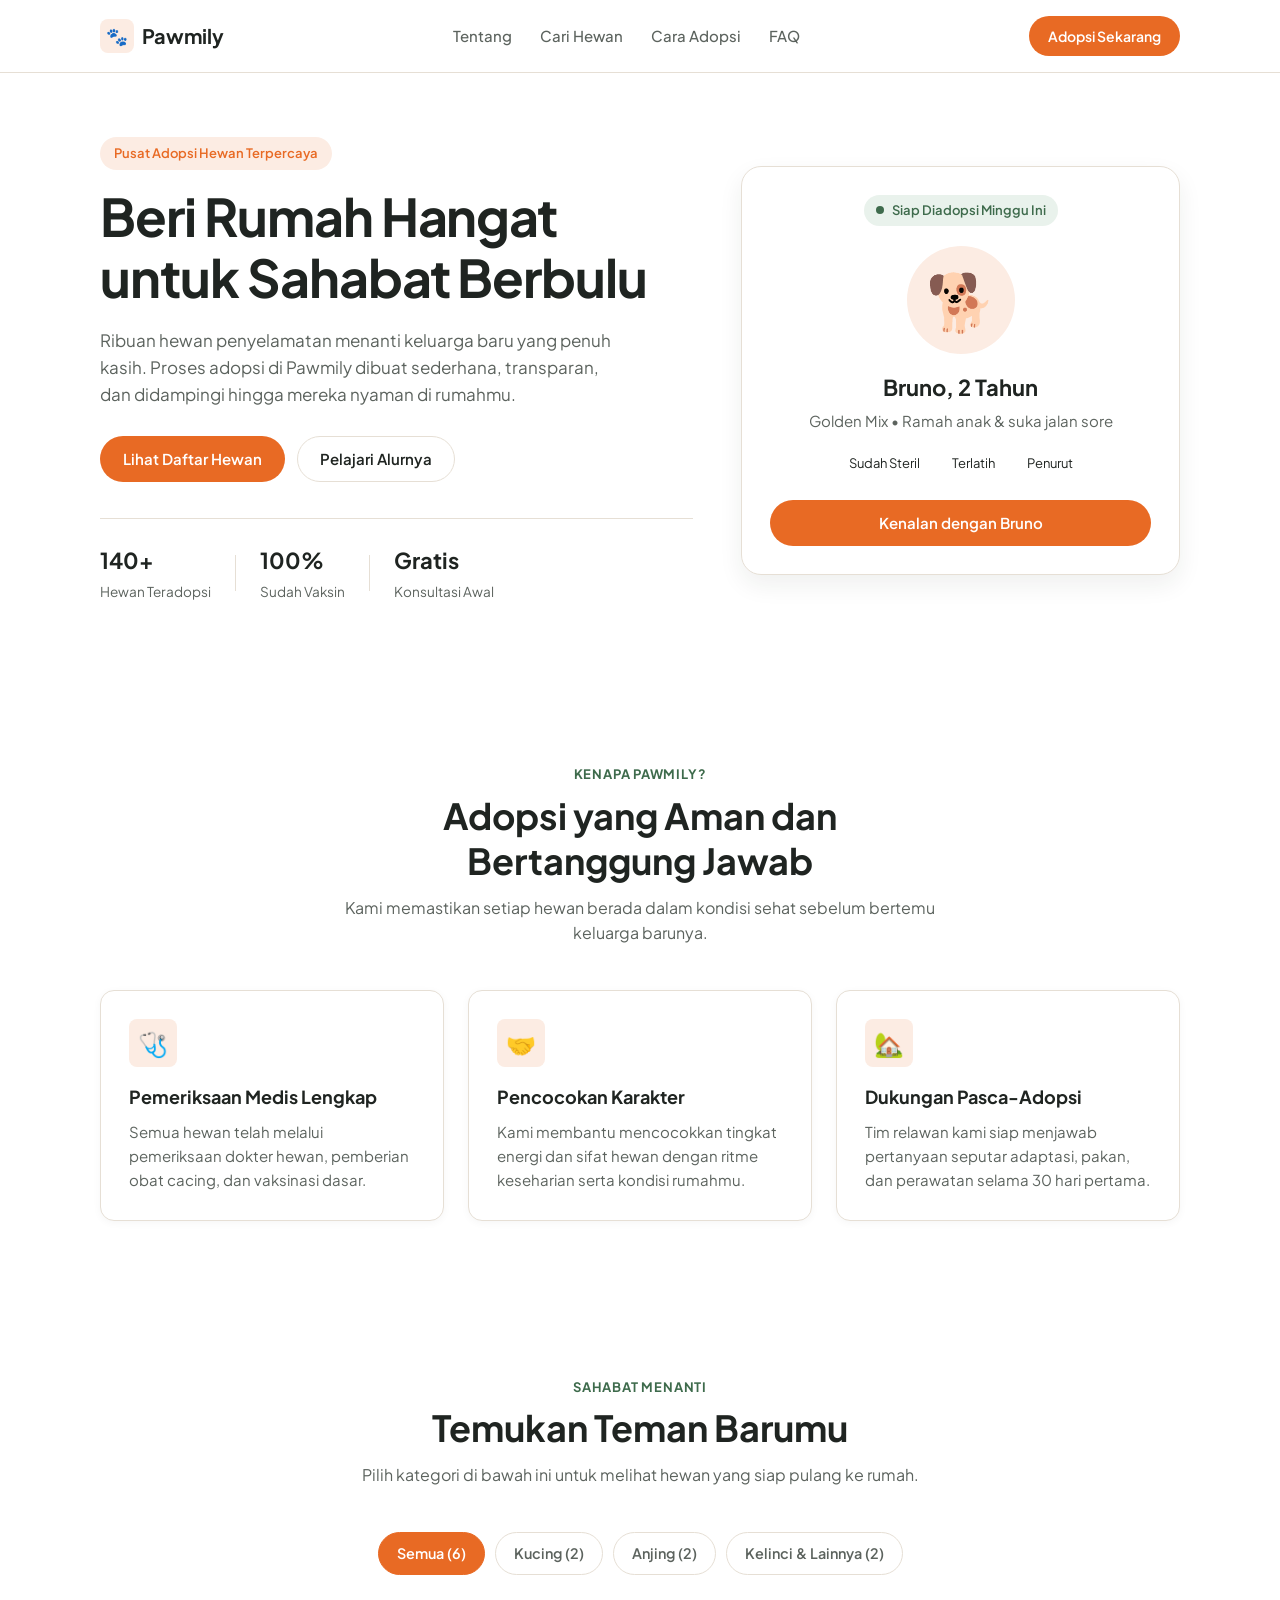
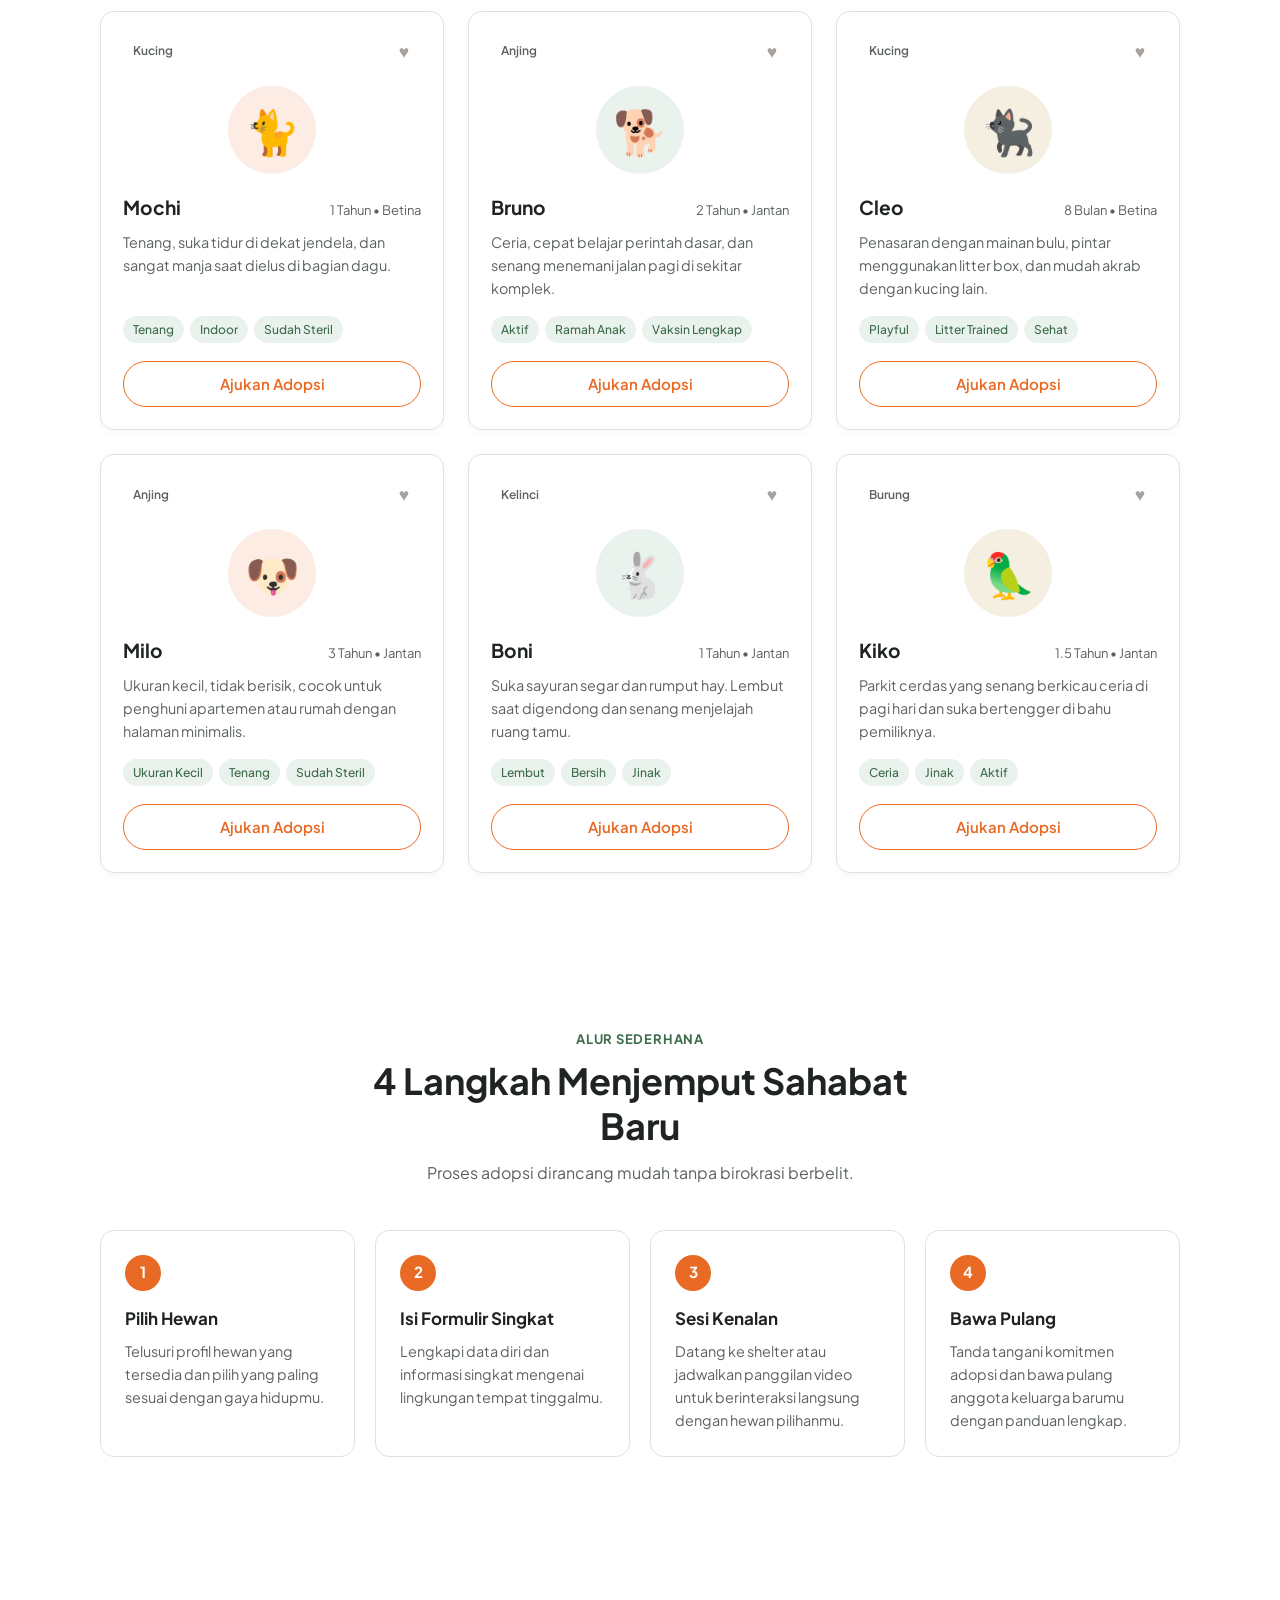
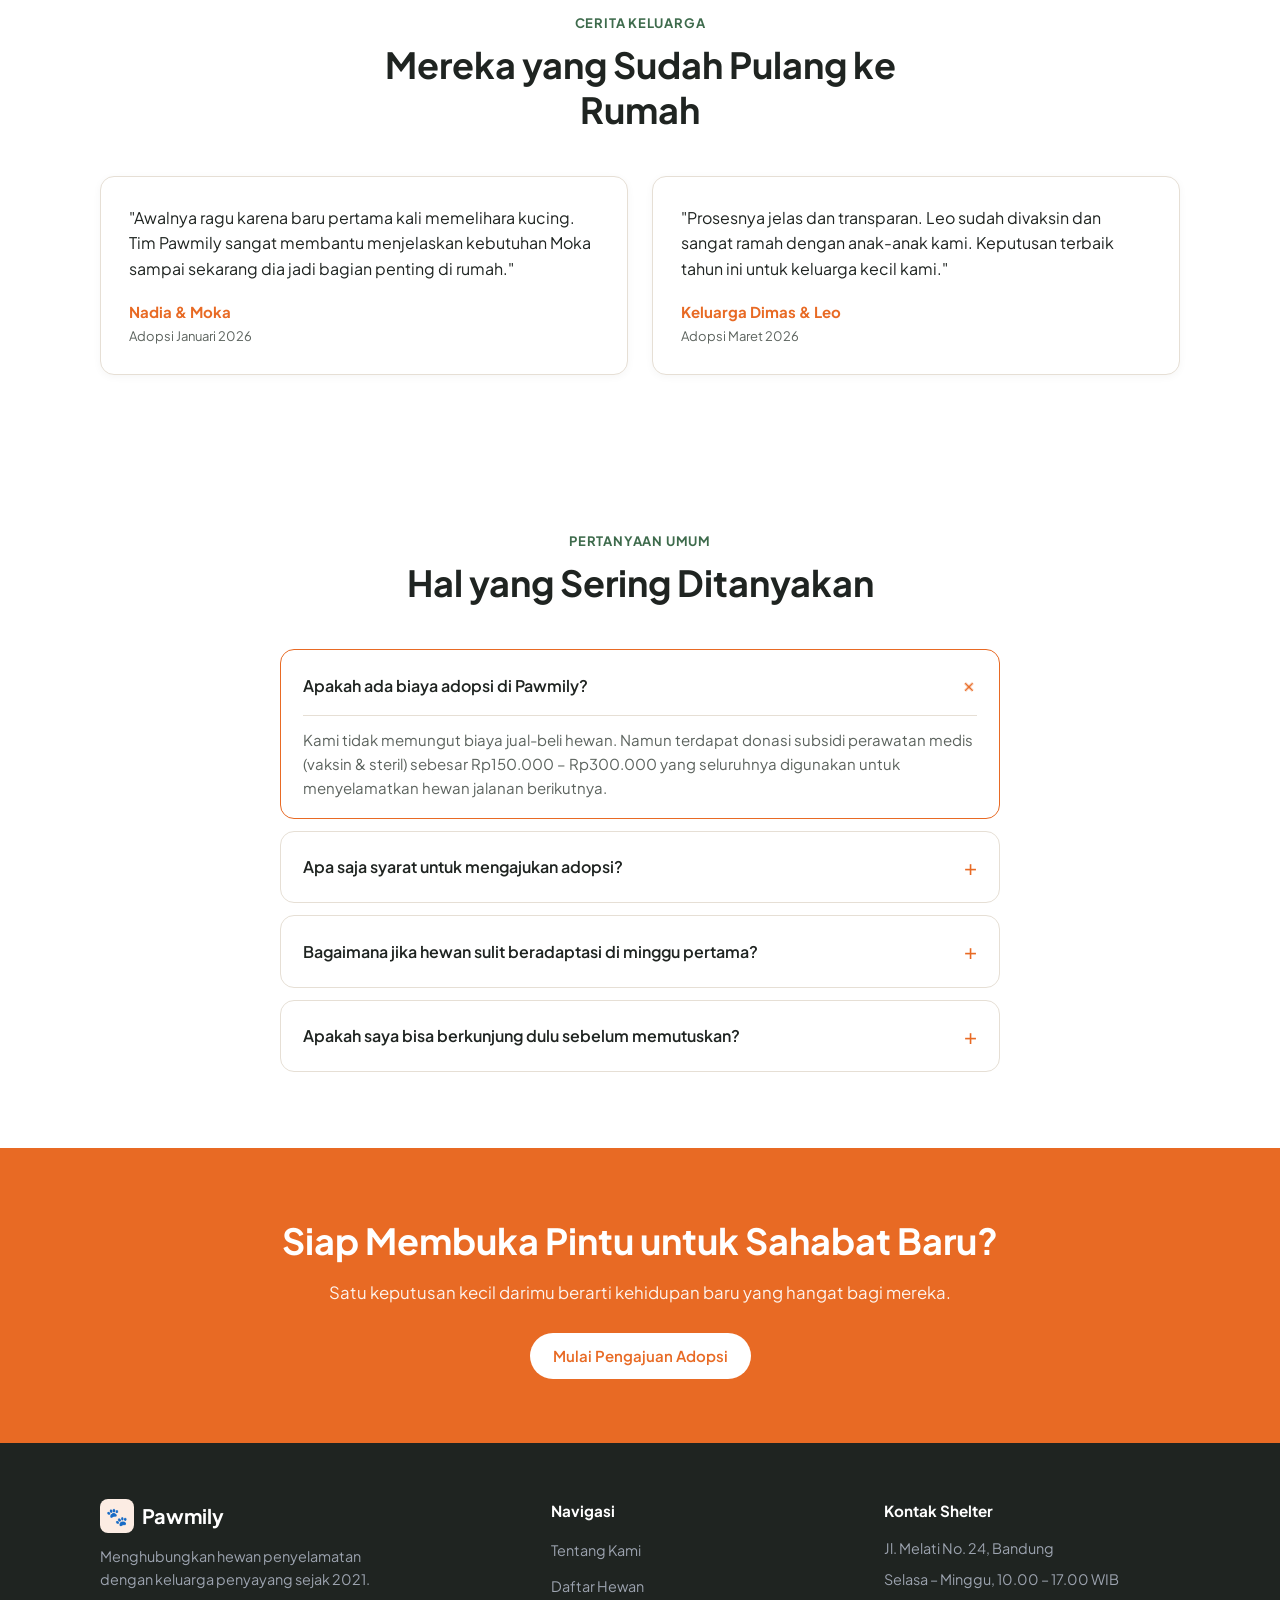
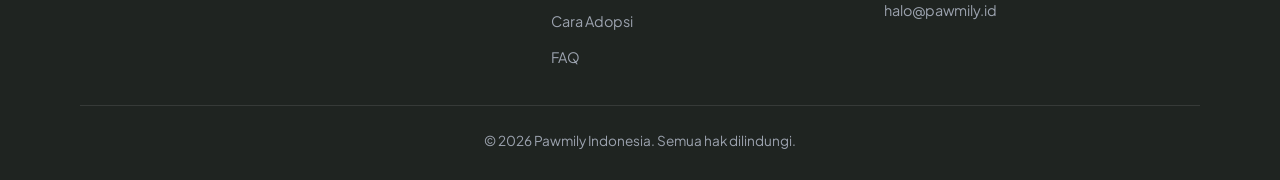
<file: index.html>
<!DOCTYPE html>
<html lang="id">
<head>
  <meta charset="UTF-8">
  <meta name="viewport" content="width=device-width, initial-scale=1.0">
  <title>Pawmily — Adopsi Hewan Peliharaan</title>
  <meta name="description" content="Temukan sahabat berbulu baru untuk rumahmu. Adopsi anjing, kucing, dan kelinci yang sehat dan siap disayangi di Pawmily.">
  <link rel="preconnect" href="https://fonts.googleapis.com">
  <link rel="preconnect" href="https://fonts.gstatic.com" crossorigin>
  <link href="https://fonts.googleapis.com/css2?family=Plus+Jakarta+Sans:wght@400;500;600;700&display=swap" rel="stylesheet">
  <link rel="stylesheet" href="style.css">
</head>
<body>

  <!-- ==================== NAVBAR ==================== -->
  <header class="navbar">
    <div class="container navbar-inner">
      <a href="#" class="brand" aria-label="Beranda Pawmily">
        <span class="brand-icon" aria-hidden="true">🐾</span>
        <span class="brand-text">Pawmily</span>
      </a>

      <nav class="nav-links" aria-label="Navigasi Utama">
        <a href="#tentang">Tentang</a>
        <a href="#hewan">Cari Hewan</a>
        <a href="#cara-adopsi">Cara Adopsi</a>
        <a href="#faq">FAQ</a>
      </nav>

      <a href="#form-adopsi" class="btn btn-primary btn-sm">Adopsi Sekarang</a>
    </div>
  </header>

  <main>
    <!-- ==================== HERO ==================== -->
    <section class="hero">
      <div class="container hero-grid">
        <div class="hero-content animate-fade-up">
          <span class="badge">Pusat Adopsi Hewan Terpercaya</span>
          <h1>Beri Rumah Hangat untuk Sahabat Berbulu</h1>
          <p class="hero-desc">
            Ribuan hewan penyelamatan menanti keluarga baru yang penuh kasih. Proses adopsi di Pawmily dibuat sederhana, transparan, dan didampingi hingga mereka nyaman di rumahmu.
          </p>
          <div class="hero-actions">
            <a href="#hewan" class="btn btn-primary">Lihat Daftar Hewan</a>
            <a href="#cara-adopsi" class="btn btn-secondary">Pelajari Alurnya</a>
          </div>

          <div class="hero-stats">
            <div class="stat-item">
              <strong>140+</strong>
              <span>Hewan Teradopsi</span>
            </div>
            <div class="stat-divider" aria-hidden="true"></div>
            <div class="stat-item">
              <strong>100%</strong>
              <span>Sudah Vaksin</span>
            </div>
            <div class="stat-divider" aria-hidden="true"></div>
            <div class="stat-item">
              <strong>Gratis</strong>
              <span>Konsultasi Awal</span>
            </div>
          </div>
        </div>

        <div class="hero-visual animate-fade-up delay-1">
          <div class="featured-card animate-float">
            <div class="featured-header">
              <span class="status-dot"></span>
              <span>Siap Diadopsi Minggu Ini</span>
            </div>
            <div class="featured-avatar" aria-hidden="true">🐕</div>
            <h2>Bruno, 2 Tahun</h2>
            <p>Golden Mix • Ramah anak & suka jalan sore</p>
            <div class="featured-tags">
              <span>Sudah Steril</span>
              <span>Terlatih</span>
              <span>Penurut</span>
            </div>
            <a href="#form-adopsi" class="btn btn-primary btn-full">Kenalan dengan Bruno</a>
          </div>
        </div>
      </div>
    </section>

    <!-- ==================== TENTANG / KEUNGGULAN ==================== -->
    <section id="tentang" class="section section-alt">
      <div class="container">
        <div class="section-header">
          <span class="section-eyebrow">Kenapa Pawmily?</span>
          <h2>Adopsi yang Aman dan Bertanggung Jawab</h2>
          <p>Kami memastikan setiap hewan berada dalam kondisi sehat sebelum bertemu keluarga barunya.</p>
        </div>

        <div class="features-grid">
          <article class="feature-card">
            <div class="feature-icon" aria-hidden="true">🩺</div>
            <h3>Pemeriksaan Medis Lengkap</h3>
            <p>Semua hewan telah melalui pemeriksaan dokter hewan, pemberian obat cacing, dan vaksinasi dasar.</p>
          </article>

          <article class="feature-card">
            <div class="feature-icon" aria-hidden="true">🤝</div>
            <h3>Pencocokan Karakter</h3>
            <p>Kami membantu mencocokkan tingkat energi dan sifat hewan dengan ritme keseharian serta kondisi rumahmu.</p>
          </article>

          <article class="feature-card">
            <div class="feature-icon" aria-hidden="true">🏡</div>
            <h3>Dukungan Pasca-Adopsi</h3>
            <p>Tim relawan kami siap menjawab pertanyaan seputar adaptasi, pakan, dan perawatan selama 30 hari pertama.</p>
          </article>
        </div>
      </div>
    </section>

    <!-- ==================== GALERI HEWAN (PURE CSS FILTER) ==================== -->
    <section id="hewan" class="section">
      <div class="container">
        <div class="section-header">
          <span class="section-eyebrow">Sahabat Menanti</span>
          <h2>Temukan Teman Barumu</h2>
          <p>Pilih kategori di bawah ini untuk melihat hewan yang siap pulang ke rumah.</p>
        </div>

        <!-- Kontrol Filter Tanpa JS menggunakan Radio Input -->
        <div class="filter-wrapper">
          <input type="radio" name="pet-filter" id="filter-semua" class="filter-radio" checked>
          <input type="radio" name="pet-filter" id="filter-kucing" class="filter-radio">
          <input type="radio" name="pet-filter" id="filter-anjing" class="filter-radio">
          <input type="radio" name="pet-filter" id="filter-lainnya" class="filter-radio">

          <div class="filter-tabs" role="tablist" aria-label="Filter jenis hewan">
            <label for="filter-semua" class="filter-tab">Semua (6)</label>
            <label for="filter-kucing" class="filter-tab">Kucing (2)</label>
            <label for="filter-anjing" class="filter-tab">Anjing (2)</label>
            <label for="filter-lainnya" class="filter-tab">Kelinci &amp; Lainnya (2)</label>
          </div>

          <div class="pets-grid">
            <!-- Kartu 1: Mochi (Kucing) -->
            <article class="pet-card" data-category="kucing">
              <div class="pet-card-top">
                <span class="pet-badge">Kucing</span>
                <label class="like-toggle" aria-label="Sukai Mochi">
                  <input type="checkbox">
                  <span class="heart-icon" aria-hidden="true">♥</span>
                </label>
              </div>
              <div class="pet-avatar bg-peach" aria-hidden="true">🐈</div>
              <div class="pet-info">
                <div class="pet-title-row">
                  <h3>Mochi</h3>
                  <span class="pet-age">1 Tahun • Betina</span>
                </div>
                <p class="pet-bio">Tenang, suka tidur di dekat jendela, dan sangat manja saat dielus di bagian dagu.</p>
                <div class="pet-traits">
                  <span>Tenang</span>
                  <span>Indoor</span>
                  <span>Sudah Steril</span>
                </div>
                <a href="#form-adopsi" class="btn btn-outline btn-full">Ajukan Adopsi</a>
              </div>
            </article>

            <!-- Kartu 2: Bruno (Anjing) -->
            <article class="pet-card" data-category="anjing">
              <div class="pet-card-top">
                <span class="pet-badge">Anjing</span>
                <label class="like-toggle" aria-label="Sukai Bruno">
                  <input type="checkbox">
                  <span class="heart-icon" aria-hidden="true">♥</span>
                </label>
              </div>
              <div class="pet-avatar bg-sage" aria-hidden="true">🐕</div>
              <div class="pet-info">
                <div class="pet-title-row">
                  <h3>Bruno</h3>
                  <span class="pet-age">2 Tahun • Jantan</span>
                </div>
                <p class="pet-bio">Ceria, cepat belajar perintah dasar, dan senang menemani jalan pagi di sekitar komplek.</p>
                <div class="pet-traits">
                  <span>Aktif</span>
                  <span>Ramah Anak</span>
                  <span>Vaksin Lengkap</span>
                </div>
                <a href="#form-adopsi" class="btn btn-outline btn-full">Ajukan Adopsi</a>
              </div>
            </article>

            <!-- Kartu 3: Cleo (Kucing) -->
            <article class="pet-card" data-category="kucing">
              <div class="pet-card-top">
                <span class="pet-badge">Kucing</span>
                <label class="like-toggle" aria-label="Sukai Cleo">
                  <input type="checkbox">
                  <span class="heart-icon" aria-hidden="true">♥</span>
                </label>
              </div>
              <div class="pet-avatar bg-cream" aria-hidden="true">🐈‍⬛</div>
              <div class="pet-info">
                <div class="pet-title-row">
                  <h3>Cleo</h3>
                  <span class="pet-age">8 Bulan • Betina</span>
                </div>
                <p class="pet-bio">Penasaran dengan mainan bulu, pintar menggunakan litter box, dan mudah akrab dengan kucing lain.</p>
                <div class="pet-traits">
                  <span>Playful</span>
                  <span>Litter Trained</span>
                  <span>Sehat</span>
                </div>
                <a href="#form-adopsi" class="btn btn-outline btn-full">Ajukan Adopsi</a>
              </div>
            </article>

            <!-- Kartu 4: Milo (Anjing) -->
            <article class="pet-card" data-category="anjing">
              <div class="pet-card-top">
                <span class="pet-badge">Anjing</span>
                <label class="like-toggle" aria-label="Sukai Milo">
                  <input type="checkbox">
                  <span class="heart-icon" aria-hidden="true">♥</span>
                </label>
              </div>
              <div class="pet-avatar bg-peach" aria-hidden="true">🐶</div>
              <div class="pet-info">
                <div class="pet-title-row">
                  <h3>Milo</h3>
                  <span class="pet-age">3 Tahun • Jantan</span>
                </div>
                <p class="pet-bio">Ukuran kecil, tidak berisik, cocok untuk penghuni apartemen atau rumah dengan halaman minimalis.</p>
                <div class="pet-traits">
                  <span>Ukuran Kecil</span>
                  <span>Tenang</span>
                  <span>Sudah Steril</span>
                </div>
                <a href="#form-adopsi" class="btn btn-outline btn-full">Ajukan Adopsi</a>
              </div>
            </article>

            <!-- Kartu 5: Boni (Kelinci) -->
            <article class="pet-card" data-category="lainnya">
              <div class="pet-card-top">
                <span class="pet-badge">Kelinci</span>
                <label class="like-toggle" aria-label="Sukai Boni">
                  <input type="checkbox">
                  <span class="heart-icon" aria-hidden="true">♥</span>
                </label>
              </div>
              <div class="pet-avatar bg-sage" aria-hidden="true">🐇</div>
              <div class="pet-info">
                <div class="pet-title-row">
                  <h3>Boni</h3>
                  <span class="pet-age">1 Tahun • Jantan</span>
                </div>
                <p class="pet-bio">Suka sayuran segar dan rumput hay. Lembut saat digendong dan senang menjelajah ruang tamu.</p>
                <div class="pet-traits">
                  <span>Lembut</span>
                  <span>Bersih</span>
                  <span>Jinak</span>
                </div>
                <a href="#form-adopsi" class="btn btn-outline btn-full">Ajukan Adopsi</a>
              </div>
            </article>

            <!-- Kartu 6: Kiko (Burung) -->
            <article class="pet-card" data-category="lainnya">
              <div class="pet-card-top">
                <span class="pet-badge">Burung</span>
                <label class="like-toggle" aria-label="Sukai Kiko">
                  <input type="checkbox">
                  <span class="heart-icon" aria-hidden="true">♥</span>
                </label>
              </div>
              <div class="pet-avatar bg-cream" aria-hidden="true">🦜</div>
              <div class="pet-info">
                <div class="pet-title-row">
                  <h3>Kiko</h3>
                  <span class="pet-age">1.5 Tahun • Jantan</span>
                </div>
                <p class="pet-bio">Parkit cerdas yang senang berkicau ceria di pagi hari dan suka bertengger di bahu pemiliknya.</p>
                <div class="pet-traits">
                  <span>Ceria</span>
                  <span>Jinak</span>
                  <span>Aktif</span>
                </div>
                <a href="#form-adopsi" class="btn btn-outline btn-full">Ajukan Adopsi</a>
              </div>
            </article>
          </div>
        </div>
      </div>
    </section>

    <!-- ==================== CARA ADOPSI (4 LANGKAH) ==================== -->
    <section id="cara-adopsi" class="section section-alt">
      <div class="container">
        <div class="section-header">
          <span class="section-eyebrow">Alur Sederhana</span>
          <h2>4 Langkah Menjemput Sahabat Baru</h2>
          <p>Proses adopsi dirancang mudah tanpa birokrasi berbelit.</p>
        </div>

        <ol class="steps-grid">
          <li class="step-card">
            <span class="step-number">1</span>
            <h3>Pilih Hewan</h3>
            <p>Telusuri profil hewan yang tersedia dan pilih yang paling sesuai dengan gaya hidupmu.</p>
          </li>

          <li class="step-card">
            <span class="step-number">2</span>
            <h3>Isi Formulir Singkat</h3>
            <p>Lengkapi data diri dan informasi singkat mengenai lingkungan tempat tinggalmu.</p>
          </li>

          <li class="step-card">
            <span class="step-number">3</span>
            <h3>Sesi Kenalan</h3>
            <p>Datang ke shelter atau jadwalkan panggilan video untuk berinteraksi langsung dengan hewan pilihanmu.</p>
          </li>

          <li class="step-card">
            <span class="step-number">4</span>
            <h3>Bawa Pulang</h3>
            <p>Tanda tangani komitmen adopsi dan bawa pulang anggota keluarga barumu dengan panduan lengkap.</p>
          </li>
        </ol>
      </div>
    </section>

    <!-- ==================== TESTIMONI ==================== -->
    <section class="section">
      <div class="container">
        <div class="section-header">
          <span class="section-eyebrow">Cerita Keluarga</span>
          <h2>Mereka yang Sudah Pulang ke Rumah</h2>
        </div>

        <div class="testimonials-grid">
          <blockquote class="testimonial-card">
            <p>"Awalnya ragu karena baru pertama kali memelihara kucing. Tim Pawmily sangat membantu menjelaskan kebutuhan Moka sampai sekarang dia jadi bagian penting di rumah."</p>
            <footer>
              <strong>Nadia &amp; Moka</strong>
              <span>Adopsi Januari 2026</span>
            </footer>
          </blockquote>

          <blockquote class="testimonial-card">
            <p>"Prosesnya jelas dan transparan. Leo sudah divaksin dan sangat ramah dengan anak-anak kami. Keputusan terbaik tahun ini untuk keluarga kecil kami."</p>
            <footer>
              <strong>Keluarga Dimas &amp; Leo</strong>
              <span>Adopsi Maret 2026</span>
            </footer>
          </blockquote>
        </div>
      </div>
    </section>

    <!-- ==================== FAQ (PURE CSS DETAILS/SUMMARY) ==================== -->
    <section id="faq" class="section section-alt">
      <div class="container container-narrow">
        <div class="section-header">
          <span class="section-eyebrow">Pertanyaan Umum</span>
          <h2>Hal yang Sering Ditanyakan</h2>
        </div>

        <div class="faq-list">
          <details class="faq-item" open>
            <summary>Apakah ada biaya adopsi di Pawmily?</summary>
            <p>Kami tidak memungut biaya jual-beli hewan. Namun terdapat donasi subsidi perawatan medis (vaksin &amp; steril) sebesar Rp150.000 – Rp300.000 yang seluruhnya digunakan untuk menyelamatkan hewan jalanan berikutnya.</p>
          </details>

          <details class="faq-item">
            <summary>Apa saja syarat untuk mengajukan adopsi?</summary>
            <p>Berusia minimal 21 tahun, mendapat persetujuan seluruh anggota keluarga serumah, berkomitmen merawat hewan seumur hidupnya, dan bersedia memberikan kabar perkembangan di bulan pertama.</p>
          </details>

          <details class="faq-item">
            <summary>Bagaimana jika hewan sulit beradaptasi di minggu pertama?</summary>
            <p>Wajar jika hewan membutuhkan waktu 3–14 hari untuk menyesuaikan diri. Relawan kami akan mendampingi melalui konsultasi gratis. Jika terjadi kendala serius, hewan dapat dikembalikan ke shelter tanpa penalti.</p>
          </details>

          <details class="faq-item">
            <summary>Apakah saya bisa berkunjung dulu sebelum memutuskan?</summary>
            <p>Tentu saja! Kamu bisa menjadwalkan kunjungan ke shelter kami setiap hari Selasa hingga Minggu pukul 10.00 – 17.00 WIB.</p>
          </details>
        </div>
      </div>
    </section>

    <!-- ==================== CTA BANNER ==================== -->
    <section class="cta-section">
      <div class="container cta-inner">
        <h2>Siap Membuka Pintu untuk Sahabat Baru?</h2>
        <p>Satu keputusan kecil darimu berarti kehidupan baru yang hangat bagi mereka.</p>
        <a href="#form-adopsi" class="btn btn-white">Mulai Pengajuan Adopsi</a>
      </div>
    </section>
  </main>

  <!-- ==================== MODAL FORM ADOPSI (PURE CSS :TARGET) ==================== -->
  <div id="form-adopsi" class="modal-overlay" role="dialog" aria-modal="true" aria-labelledby="modal-title">
    <div class="modal-box">
      <div class="modal-header">
        <h2 id="modal-title">Formulir Pengajuan Adopsi</h2>
        <a href="#hewan" class="modal-close" aria-label="Tutup formulir">✕</a>
      </div>
      <p class="modal-subtitle">Isi data singkat di bawah ini, tim kami akan menghubungimu dalam 1×24 jam.</p>

      <form class="adoption-form" action="#terima-kasih">
        <div class="form-group">
          <label for="nama-lengkap">Nama Lengkap</label>
          <input type="text" id="nama-lengkap" name="nama" placeholder="Contoh: Rina Wijaya" required>
        </div>

        <div class="form-row">
          <div class="form-group">
            <label for="whatsapp">Nomor WhatsApp</label>
            <input type="tel" id="whatsapp" name="whatsapp" placeholder="0812-3456-7890" required>
          </div>
          <div class="form-group">
            <label for="pilihan-hewan">Hewan yang Diminati</label>
            <select id="pilihan-hewan" name="hewan">
              <option value="Mochi">Mochi (Kucing)</option>
              <option value="Bruno">Galang (Anjing)</option>
              <option value="Cleo">Miko (Kucing)</option>
              <option value="Milo">Milo (Anjing)</option>
              <option value="Boni">Boni (Kelinci)</option>
              <option value="Kiko">Koki (Burung)</option>
            </select>
          </div>
        </div>

        <div class="form-group">
          <label for="hunian">Jenis Tempat Tinggal</label>
          <select id="hunian" name="hunian">
            <option value="rumah-halaman">Rumah dengan halaman</option>
            <option value="rumah-tanpa-halaman">Rumah tanpa halaman</option>
            <option value="apartemen">Apartemen / Kos ramah hewan</option>
          </select>
        </div>

        <div class="form-group">
          <label for="alasan">Ceritakan singkat alasan ingin mengadopsi</label>
          <textarea id="alasan" name="alasan" rows="3" placeholder="Misal: Saya bekerja dari rumah dan ingin teman berbulu yang tenang..."></textarea>
        </div>

        <div class="modal-actions">
          <a href="#hewan" class="btn btn-secondary">Batal</a>
          <button type="submit" class="btn btn-primary">Kirim Pengajuan</button>
        </div>
      </form>
    </div>
  </div>

  <!-- ==================== MODAL KONFIRMASI (PURE CSS :TARGET) ==================== -->
  <div id="terima-kasih" class="modal-overlay" role="dialog" aria-modal="true" aria-labelledby="thanks-title">
    <div class="modal-box modal-thanks">
      <div class="thanks-icon" aria-hidden="true">🐾</div>
      <h2 id="thanks-title">Pengajuan Terkirim!</h2>
      <p>Terima kasih telah membuka hatimu untuk mengadopsi. Tim Pawmily akan segera menghubungimu via WhatsApp untuk menjadwalkan sesi kenalan.</p>
      <a href="#hewan" class="btn btn-primary">Kembali ke Halaman</a>
    </div>
  </div>

  <!-- ==================== FOOTER ==================== -->
  <footer class="footer">
    <div class="container footer-grid">
      <div class="footer-brand">
        <a href="#" class="brand brand-light">
          <span class="brand-icon" aria-hidden="true">🐾</span>
          <span class="brand-text">Pawmily</span>
        </a>
        <p>Menghubungkan hewan penyelamatan dengan keluarga penyayang sejak 2021.</p>
      </div>

      <div class="footer-links">
        <h3>Navigasi</h3>
        <ul>
          <li><a href="#tentang">Tentang Kami</a></li>
          <li><a href="#hewan">Daftar Hewan</a></li>
          <li><a href="#cara-adopsi">Cara Adopsi</a></li>
          <li><a href="#faq">FAQ</a></li>
        </ul>
      </div>

      <div class="footer-contact">
        <h3>Kontak Shelter</h3>
        <p>Jl. Melati No. 24, Bandung</p>
        <p>Selasa – Minggu, 10.00 – 17.00 WIB</p>
        <p>halo@pawmily.id</p>
      </div>
    </div>

    <div class="container footer-bottom">
      <p>&copy; 2026 Pawmily Indonesia. Semua hak dilindungi.</p>
    </div>
  </footer>

</body>
</html>
</file>
<file: style.css>
:root {
  --bg-main: #ffffff;
  --bg-alt: #ffffff;
  --surface: #FFFFFF;
  --primary: #E86A24;
  --primary-hover: #D15815;
  --primary-soft: #FCECE3;
  --secondary: #3E6B4C;
  --secondary-soft: #E9F2EC;
  --text-main: #1F2421;
  --text-muted: #5C635E;
  --border: #E6DFD5;
  --radius-sm: 8px;
  --radius-md: 14px;
  --radius-lg: 20px;
  --radius-full: 9999px;
  --shadow-sm: 0 2px 8px rgba(31, 36, 33, 0.04);
  --shadow-md: 0 10px 25px rgba(31, 36, 33, 0.07);
  --shadow-lg: 0 20px 40px rgba(31, 36, 33, 0.12);
  --font-sans: 'Plus Jakarta Sans', -apple-system, BlinkMacSystemFont, sans-serif;
  --transition: 0.25s ease;
}

*,
*::before,
*::after {
  box-sizing: border-box;
  margin: 0;
  padding: 0;
}

html {
  scroll-behavior: smooth;
}

body {
  font-family: var(--font-sans);
  background-color: var(--bg-main);
  color: var(--text-main);
  line-height: 1.6;
  -webkit-font-smoothing: antialiased;
}

a {
  color: inherit;
  text-decoration: none;
}

ul, ol {
  list-style: none;
}

@keyframes fadeUp {
  from {
    opacity: 0;
    transform: translateY(18px);
  }
  to {
    opacity: 1;
    transform: translateY(0);
  }
}

@keyframes floatSlow {
  0%, 100% {
    transform: translateY(0);
  }
  50% {
    transform: translateY(-8px);
  }
}

@keyframes pulseDot {
  0%, 100% {
    transform: scale(1);
    opacity: 1;
  }
  50% {
    transform: scale(1.35);
    opacity: 0.65;
  }
}

@keyframes heartPop {
  0% { transform: scale(1); }
  50% { transform: scale(1.35); }
  100% { transform: scale(1); }
}

.animate-fade-up {
  animation: fadeUp 0.7s ease-out both;
}

.delay-1 {
  animation-delay: 0.15s;
}

.animate-float {
  animation: floatSlow 4.5s ease-in-out infinite;
}

@media (prefers-reduced-motion: reduce) {
  html {
    scroll-behavior: auto;
  }
  *,
  *::before,
  *::after {
    animation-duration: 0.01ms !important;
    animation-iteration-count: 1 !important;
    transition-duration: 0.01ms !important;
  }
}

.container {
  width: 100%;
  max-width: 1120px;
  margin: 0 auto;
  padding: 0 20px;
}

.container-narrow {
  max-width: 760px;
}

.section {
  padding: 76px 0;
}

.section-alt {
  background-color: var(--bg-alt);
}

.section-header {
  text-align: center;
  max-width: 600px;
  margin: 0 auto 44px;
}

.section-eyebrow {
  display: inline-block;
  font-size: 0.8125rem;
  font-weight: 700;
  text-transform: uppercase;
  letter-spacing: 0.06em;
  color: var(--secondary);
  margin-bottom: 8px;
}

.section-header h2 {
  font-size: clamp(1.75rem, 3vw, 2.25rem);
  font-weight: 700;
  line-height: 1.25;
  margin-bottom: 12px;
}

.section-header p {
  color: var(--text-muted);
  font-size: 1rem;
}

.btn {
  display: inline-flex;
  align-items: center;
  justify-content: center;
  gap: 8px;
  min-height: 44px;
  padding: 10px 22px;
  font-family: inherit;
  font-size: 0.9375rem;
  font-weight: 600;
  border-radius: var(--radius-full);
  border: 1.5px solid transparent;
  cursor: pointer;
  transition: background-color var(--transition), color var(--transition), transform var(--transition), box-shadow var(--transition), border-color var(--transition);
}

.btn:hover {
  transform: translateY(-2px);
}

.btn:active {
  transform: translateY(0);
}

.btn-sm {
  min-height: 40px;
  padding: 8px 18px;
  font-size: 0.875rem;
}

.btn-full {
  width: 100%;
}

.btn-primary {
  background-color: var(--primary);
  color: #FFFFFF;
}

.btn-primary:hover {
  background-color: var(--primary-hover);
  box-shadow: 0 6px 16px rgba(232, 106, 36, 0.28);
}

.btn-secondary {
  background-color: var(--surface);
  color: var(--text-main);
  border-color: var(--border);
}

.btn-secondary:hover {
  border-color: var(--text-main);
  background-color: var(--bg-alt);
}

.btn-outline {
  background-color: transparent;
  color: var(--primary);
  border-color: var(--primary);
}

.btn-outline:hover {
  background-color: var(--primary);
  color: #FFFFFF;
}

.btn-white {
  background-color: #FFFFFF;
  color: var(--primary);
}

.btn-white:hover {
  background-color: var(--bg-main);
  box-shadow: 0 8px 20px rgba(0, 0, 0, 0.14);
}

.navbar {
  position: sticky;
  top: 0;
  z-index: 50;
  background-color: rgba(255, 255, 255, 0.95);
  backdrop-filter: blur(8px);
  border-bottom: 1px solid var(--border);
}

.navbar-inner {
  display: flex;
  align-items: center;
  justify-content: space-between;
  height: 72px;
  gap: 16px;
}

.brand {
  display: inline-flex;
  align-items: center;
  gap: 8px;
  font-size: 1.25rem;
  font-weight: 700;
  color: var(--text-main);
}

.brand-icon {
  display: inline-flex;
  align-items: center;
  justify-content: center;
  width: 34px;
  height: 34px;
  background-color: var(--primary-soft);
  border-radius: var(--radius-sm);
  font-size: 1.1rem;
  transition: transform var(--transition);
}

.brand:hover .brand-icon {
  transform: rotate(-8deg) scale(1.06);
}

.nav-links {
  display: flex;
  align-items: center;
  gap: 28px;
}

.nav-links a {
  font-size: 0.9375rem;
  font-weight: 500;
  color: var(--text-muted);
  transition: color var(--transition);
}

.nav-links a:hover {
  color: var(--primary);
}

.hero {
  padding: 64px 0 80px;
}

.hero-grid {
  display: grid;
  grid-template-columns: 1.15fr 0.85fr;
  align-items: center;
  gap: 48px;
}

.badge {
  display: inline-block;
  padding: 6px 14px;
  background-color: var(--primary-soft);
  color: var(--primary);
  font-size: 0.8125rem;
  font-weight: 600;
  border-radius: var(--radius-full);
  margin-bottom: 16px;
}

.hero-content h1 {
  font-size: clamp(2.15rem, 4.2vw, 3.25rem);
  font-weight: 700;
  line-height: 1.18;
  letter-spacing: -0.02em;
  margin-bottom: 18px;
}

.hero-desc {
  font-size: 1.0625rem;
  color: var(--text-muted);
  max-width: 520px;
  margin-bottom: 28px;
}

.hero-actions {
  display: flex;
  flex-wrap: wrap;
  gap: 12px;
  margin-bottom: 36px;
}

.hero-stats {
  display: flex;
  align-items: center;
  gap: 24px;
  padding-top: 24px;
  border-top: 1px solid var(--border);
}

.stat-item strong {
  display: block;
  font-size: 1.375rem;
  font-weight: 700;
  color: var(--text-main);
}

.stat-item span {
  font-size: 0.85rem;
  color: var(--text-muted);
}

.stat-divider {
  width: 1px;
  height: 36px;
  background-color: var(--border);
}

.featured-card {
  background-color: var(--surface);
  border: 1px solid var(--border);
  border-radius: var(--radius-lg);
  padding: 28px;
  text-align: center;
  box-shadow: var(--shadow-md);
}

.featured-header {
  display: inline-flex;
  align-items: center;
  gap: 8px;
  font-size: 0.8125rem;
  font-weight: 600;
  color: var(--secondary);
  background-color: var(--secondary-soft);
  padding: 5px 12px;
  border-radius: var(--radius-full);
  margin-bottom: 20px;
}

.status-dot {
  width: 8px;
  height: 8px;
  border-radius: 50%;
  background-color: var(--secondary);
  animation: pulseDot 2s infinite;
}

.featured-avatar {
  width: 108px;
  height: 108px;
  margin: 0 auto 16px;
  background-color: var(--primary-soft);
  border-radius: 50%;
  display: flex;
  align-items: center;
  justify-content: center;
  font-size: 3.5rem;
}

.featured-card h2 {
  font-size: 1.375rem;
  margin-bottom: 4px;
}

.featured-card p {
  font-size: 0.9375rem;
  color: var(--text-muted);
  margin-bottom: 16px;
}

.featured-tags {
  display: flex;
  justify-content: center;
  flex-wrap: wrap;
  gap: 8px;
  margin-bottom: 22px;
}

.featured-tags span {
  font-size: 0.8125rem;
  padding: 4px 12px;
  background-color: var(--bg-alt);
  border-radius: var(--radius-full);
  color: var(--text-main);
}

.features-grid {
  display: grid;
  grid-template-columns: repeat(3, 1fr);
  gap: 24px;
}

.feature-card {
  background-color: var(--surface);
  border: 1px solid var(--border);
  border-radius: var(--radius-md);
  padding: 28px;
  box-shadow: var(--shadow-sm);
  transition: transform var(--transition), box-shadow var(--transition);
}

.feature-card:hover {
  transform: translateY(-4px);
  box-shadow: var(--shadow-md);
}

.feature-icon {
  width: 48px;
  height: 48px;
  border-radius: var(--radius-sm);
  background-color: var(--primary-soft);
  display: flex;
  align-items: center;
  justify-content: center;
  font-size: 1.5rem;
  margin-bottom: 16px;
}

.feature-card h3 {
  font-size: 1.125rem;
  margin-bottom: 8px;
}

.feature-card p {
  font-size: 0.9375rem;
  color: var(--text-muted);
}

.filter-radio {
  position: absolute;
  opacity: 0;
  pointer-events: none;
}

.filter-tabs {
  display: flex;
  justify-content: center;
  flex-wrap: wrap;
  gap: 10px;
  margin-bottom: 36px;
}

.filter-tab {
  padding: 9px 18px;
  font-size: 0.9rem;
  font-weight: 600;
  color: var(--text-muted);
  background-color: var(--surface);
  border: 1px solid var(--border);
  border-radius: var(--radius-full);
  cursor: pointer;
  transition: all var(--transition);
  user-select: none;
}

.filter-tab:hover {
  border-color: var(--primary);
  color: var(--primary);
}

/* State Aktif Tab Filter */
#filter-semua:checked ~ .filter-tabs label[for="filter-semua"],
#filter-kucing:checked ~ .filter-tabs label[for="filter-kucing"],
#filter-anjing:checked ~ .filter-tabs label[for="filter-anjing"],
#filter-lainnya:checked ~ .filter-tabs label[for="filter-lainnya"] {
  background-color: var(--primary);
  border-color: var(--primary);
  color: #FFFFFF;
}

/* Logika Penyaringan Kartu Tanpa JS */
#filter-kucing:checked ~ .pets-grid .pet-card:not([data-category="kucing"]),
#filter-anjing:checked ~ .pets-grid .pet-card:not([data-category="anjing"]),
#filter-lainnya:checked ~ .pets-grid .pet-card:not([data-category="lainnya"]) {
  display: none;
}

.pets-grid {
  display: grid;
  grid-template-columns: repeat(3, 1fr);
  gap: 24px;
}

.pet-card {
  background-color: var(--surface);
  border: 1px solid var(--border);
  border-radius: var(--radius-md);
  padding: 22px;
  display: flex;
  flex-direction: column;
  box-shadow: var(--shadow-sm);
  animation: fadeUp 0.4s ease both;
  transition: transform var(--transition), box-shadow var(--transition), border-color var(--transition);
}

.pet-card:hover {
  transform: translateY(-6px);
  box-shadow: var(--shadow-md);
  border-color: #D8CFC2;
}

.pet-card-top {
  display: flex;
  align-items: center;
  justify-content: space-between;
  margin-bottom: 14px;
}

.pet-badge {
  font-size: 0.75rem;
  font-weight: 600;
  padding: 4px 10px;
  border-radius: var(--radius-full);
  background-color: var(--bg-alt);
  color: var(--text-muted);
}

.like-toggle {
  cursor: pointer;
  display: inline-flex;
  align-items: center;
  justify-content: center;
  width: 34px;
  height: 34px;
  border-radius: 50%;
  background-color: var(--bg-alt);
  transition: background-color var(--transition);
}

.like-toggle input {
  position: absolute;
  opacity: 0;
  pointer-events: none;
}

.heart-icon {
  font-size: 1.1rem;
  color: #A8A29E;
  transition: color var(--transition);
}

.like-toggle input:checked + .heart-icon {
  color: #E11D48;
  animation: heartPop 0.35s ease;
}

.pet-avatar {
  width: 88px;
  height: 88px;
  margin: 4px auto 18px;
  border-radius: 50%;
  display: flex;
  align-items: center;
  justify-content: center;
  font-size: 2.75rem;
  transition: transform var(--transition);
}

.pet-card:hover .pet-avatar {
  transform: scale(1.06);
}

.bg-peach { background-color: #FCECE3; }
.bg-sage { background-color: #E9F2EC; }
.bg-cream { background-color: #F5EFE2; }

.pet-info {
  display: flex;
  flex-direction: column;
  flex: 1;
}

.pet-title-row {
  display: flex;
  align-items: baseline;
  justify-content: space-between;
  gap: 8px;
  margin-bottom: 8px;
}

.pet-title-row h3 {
  font-size: 1.2rem;
}

.pet-age {
  font-size: 0.8125rem;
  color: var(--text-muted);
}

.pet-bio {
  font-size: 0.9rem;
  color: var(--text-muted);
  margin-bottom: 16px;
  flex: 1;
}

.pet-traits {
  display: flex;
  flex-wrap: wrap;
  gap: 6px;
  margin-bottom: 18px;
}

.pet-traits span {
  font-size: 0.75rem;
  font-weight: 500;
  padding: 4px 10px;
  border-radius: var(--radius-full);
  background-color: var(--secondary-soft);
  color: var(--secondary);
}

.steps-grid {
  display: grid;
  grid-template-columns: repeat(4, 1fr);
  gap: 20px;
}

.step-card {
  background-color: var(--surface);
  border: 1px solid var(--border);
  border-radius: var(--radius-md);
  padding: 24px;
  transition: transform var(--transition);
}

.step-card:hover {
  transform: translateY(-4px);
}

.step-number {
  display: inline-flex;
  align-items: center;
  justify-content: center;
  width: 36px;
  height: 36px;
  border-radius: 50%;
  background-color: var(--primary);
  color: #FFFFFF;
  font-weight: 700;
  font-size: 0.95rem;
  margin-bottom: 14px;
}

.step-card h3 {
  font-size: 1.0625rem;
  margin-bottom: 8px;
}

.step-card p {
  font-size: 0.9rem;
  color: var(--text-muted);
}

.testimonials-grid {
  display: grid;
  grid-template-columns: repeat(2, 1fr);
  gap: 24px;
}

.testimonial-card {
  background-color: var(--surface);
  border: 1px solid var(--border);
  border-radius: var(--radius-md);
  padding: 28px;
  box-shadow: var(--shadow-sm);
}

.testimonial-card p {
  font-size: 1rem;
  color: var(--text-main);
  margin-bottom: 18px;
}

.testimonial-card footer {
  display: flex;
  flex-direction: column;
  gap: 2px;
}

.testimonial-card strong {
  font-size: 0.9375rem;
  color: var(--primary);
}

.testimonial-card span {
  font-size: 0.8125rem;
  color: var(--text-muted);
}

.faq-list {
  display: flex;
  flex-direction: column;
  gap: 12px;
}

.faq-item {
  background-color: var(--surface);
  border: 1px solid var(--border);
  border-radius: var(--radius-md);
  padding: 18px 22px;
  transition: border-color var(--transition);
}

.faq-item[open] {
  border-color: var(--primary);
}

.faq-item summary {
  font-weight: 600;
  font-size: 1rem;
  cursor: pointer;
  list-style: none;
  display: flex;
  align-items: center;
  justify-content: space-between;
  gap: 16px;
}

.faq-item summary::-webkit-details-marker {
  display: none;
}

.faq-item summary::after {
  content: "+";
  font-size: 1.35rem;
  font-weight: 400;
  color: var(--primary);
  transition: transform var(--transition);
}

.faq-item[open] summary::after {
  transform: rotate(45deg);
}

.faq-item p {
  margin-top: 12px;
  padding-top: 12px;
  border-top: 1px solid var(--border);
  font-size: 0.9375rem;
  color: var(--text-muted);
}

.cta-section {
  background-color: var(--primary);
  color: #FFFFFF;
  padding: 64px 0;
  text-align: center;
}

.cta-inner h2 {
  font-size: clamp(1.65rem, 3vw, 2.25rem);
  margin-bottom: 10px;
}

.cta-inner p {
  font-size: 1.05rem;
  opacity: 0.92;
  margin-bottom: 26px;
}

.modal-overlay {
  position: fixed;
  inset: 0;
  z-index: 100;
  background-color: rgba(31, 36, 33, 0.55);
  display: flex;
  align-items: center;
  justify-content: center;
  padding: 20px;
  opacity: 0;
  visibility: hidden;
  transition: opacity var(--transition), visibility var(--transition);
}

.modal-overlay:target {
  opacity: 1;
  visibility: visible;
}

.modal-box {
  width: 100%;
  max-width: 500px;
  background-color: var(--surface);
  border-radius: var(--radius-lg);
  padding: 28px;
  box-shadow: var(--shadow-lg);
  transform: translateY(14px);
  transition: transform var(--transition);
}

.modal-overlay:target .modal-box {
  transform: translateY(0);
}

.modal-header {
  display: flex;
  align-items: center;
  justify-content: space-between;
  margin-bottom: 6px;
}

.modal-header h2 {
  font-size: 1.35rem;
}

.modal-close {
  width: 34px;
  height: 34px;
  border-radius: 50%;
  background-color: var(--bg-alt);
  display: inline-flex;
  align-items: center;
  justify-content: center;
  font-size: 0.95rem;
  color: var(--text-muted);
  transition: background-color var(--transition), color var(--transition);
}

.modal-close:hover {
  background-color: var(--primary-soft);
  color: var(--primary);
}

.modal-subtitle {
  font-size: 0.9rem;
  color: var(--text-muted);
  margin-bottom: 20px;
}

.adoption-form {
  display: flex;
  flex-direction: column;
  gap: 14px;
}

.form-row {
  display: grid;
  grid-template-columns: 1fr 1fr;
  gap: 12px;
}

.form-group {
  display: flex;
  flex-direction: column;
  gap: 6px;
}

.form-group label {
  font-size: 0.85rem;
  font-weight: 600;
}

.form-group input,
.form-group select,
.form-group textarea {
  font-family: inherit;
  font-size: 0.9375rem;
  padding: 10px 12px;
  border: 1px solid var(--border);
  border-radius: var(--radius-sm);
  background-color: var(--bg-main);
  color: var(--text-main);
  transition: border-color var(--transition), box-shadow var(--transition);
}

.form-group input:focus,
.form-group select:focus,
.form-group textarea:focus {
  outline: none;
  border-color: var(--primary);
  box-shadow: 0 0 0 3px var(--primary-soft);
}

.modal-actions {
  display: flex;
  justify-content: flex-end;
  gap: 10px;
  margin-top: 8px;
}

.modal-thanks {
  text-align: center;
  padding: 36px 28px;
}

.thanks-icon {
  width: 64px;
  height: 64px;
  margin: 0 auto 16px;
  border-radius: 50%;
  background-color: var(--secondary-soft);
  display: flex;
  align-items: center;
  justify-content: center;
  font-size: 2rem;
}

.modal-thanks h2 {
  margin-bottom: 8px;
}

.modal-thanks p {
  font-size: 0.95rem;
  color: var(--text-muted);
  margin-bottom: 22px;
}

.footer {
  background-color: #1F2421;
  color: #E5E7EB;
  padding: 56px 0 28px;
}

.footer-grid {
  display: grid;
  grid-template-columns: 1.4fr 1fr 1fr;
  gap: 36px;
  padding-bottom: 36px;
  border-bottom: 1px solid rgba(255, 255, 255, 0.1);
}

.brand-light {
  color: #FFFFFF;
  margin-bottom: 12px;
}

.footer-brand p {
  font-size: 0.9rem;
  color: #9CA3AF;
  max-width: 300px;
}

.footer h3 {
  font-size: 0.95rem;
  color: #FFFFFF;
  margin-bottom: 14px;
}

.footer-links ul {
  display: flex;
  flex-direction: column;
  gap: 10px;
}

.footer-links a {
  font-size: 0.9rem;
  color: #9CA3AF;
  transition: color var(--transition);
}

.footer-links a:hover {
  color: #FFFFFF;
}

.footer-contact p {
  font-size: 0.9rem;
  color: #9CA3AF;
  margin-bottom: 8px;
}

.footer-bottom {
  padding-top: 24px;
  text-align: center;
  font-size: 0.85rem;
  color: #9CA3AF;
}

@media (max-width: 900px) {
  .hero-grid {
    grid-template-columns: 1fr;
    gap: 36px;
  }

  .features-grid,
  .pets-grid {
    grid-template-columns: repeat(2, 1fr);
  }

  .steps-grid {
    grid-template-columns: repeat(2, 1fr);
  }
}

@media (max-width: 640px) {
  .nav-links {
    display: none;
  }

  .section {
    padding: 56px 0;
  }

  .hero {
    padding: 44px 0 56px;
  }

  .hero-stats {
    gap: 16px;
  }

  .features-grid,
  .pets-grid,
  .steps-grid,
  .testimonials-grid,
  .footer-grid,
  .form-row {
    grid-template-columns: 1fr;
  }
}
</file>
